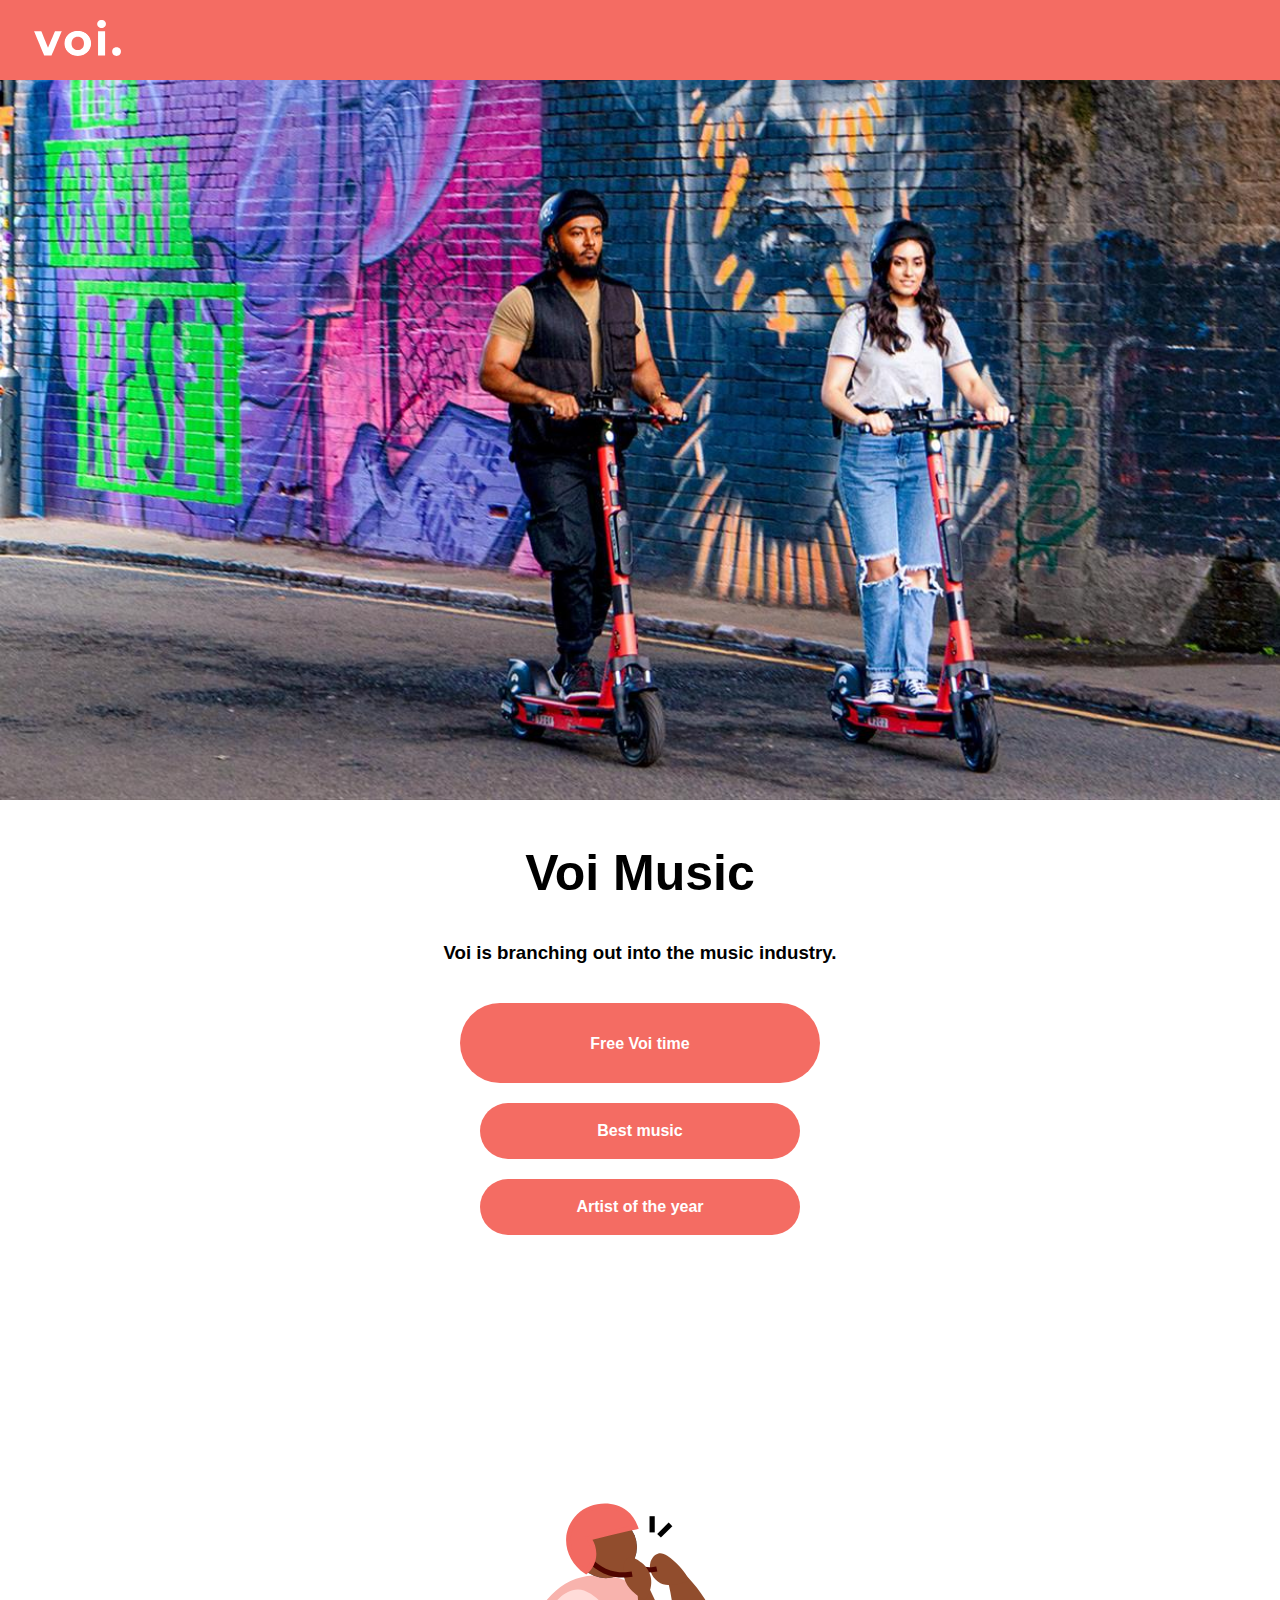
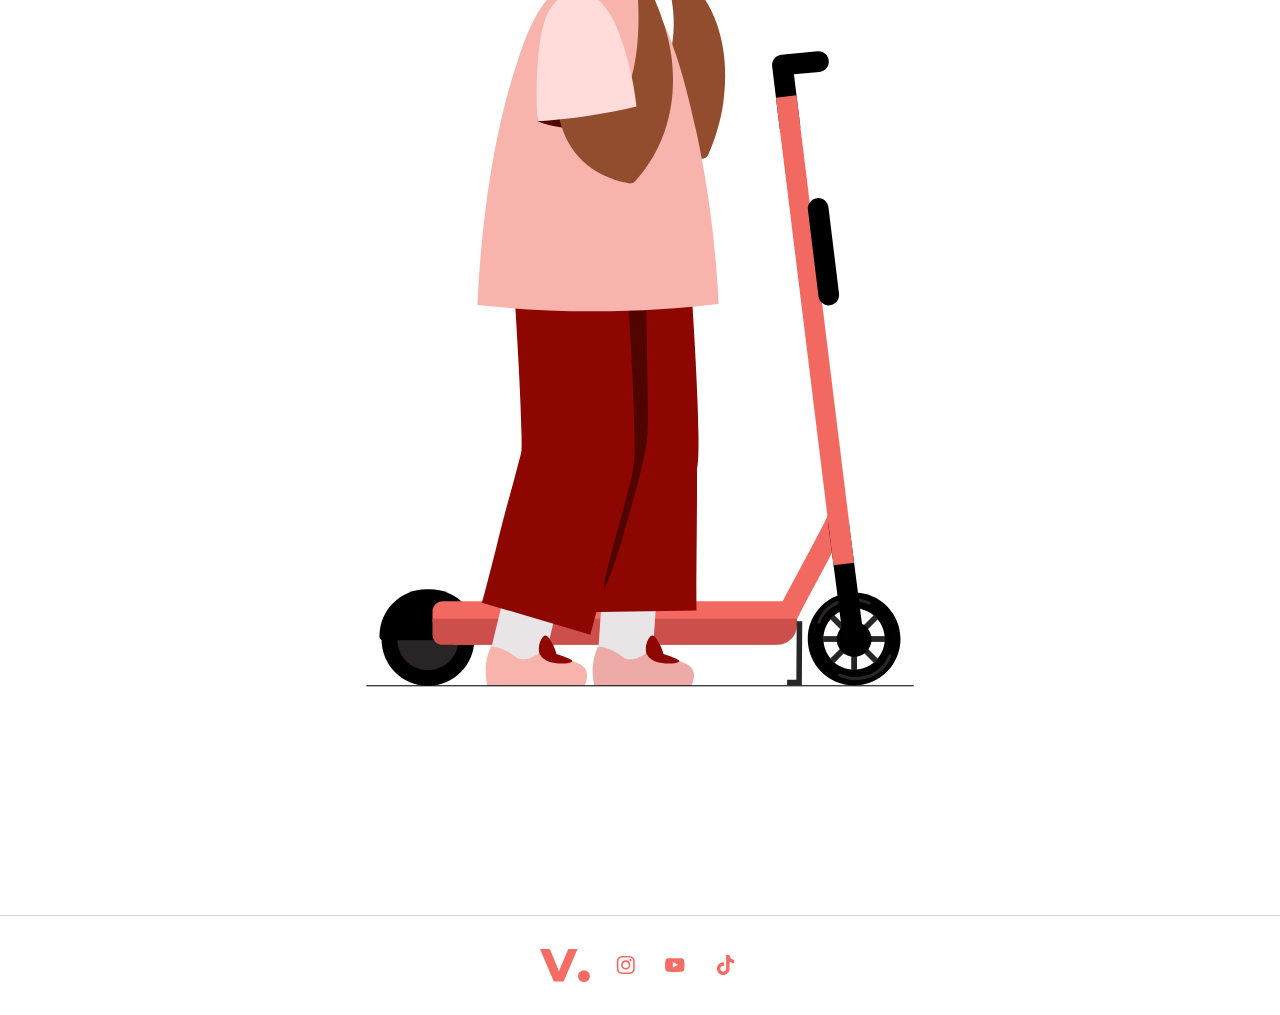
<file: index.html>
<!DOCTYPE html>
<html lang="en">
  <head>
    <meta charset="utf-8" />
    <title>Voi Bristol</title>
    <link rel="stylesheet" href="styles.css" />
    <link href="images/favicon.png" rel="shortcut icon">
    <link href="images/favicon.png" rel="apple-touch-icon-precomposed">
    <meta name="viewport" content="width=device-width, initial-scale=1.0" />
  </head>
  <body>
    <nav>
      <div class="flex flex-center space-between">
        <div class="logo-container">
          <a class="logo-link" href="/">
            <img class="logo" alt="logo" src="images/logo.svg" />
          </a>
        </div>
      </div>
    </nav>
    <div class="spacer"></div>
    <img src="images/voi-colours.jpg" alt="header" class="header-image">
    <div class="content">
      <h2 class="header-title">Voi Music</h2>
      <h3 class="subtitle">
        Voi is branching out into the music industry.
      </h3>
      <button id="free-time-button">Free Voi time</button>
      <div id="popup" class="popup-container">
        <div class="popup">
          <p class="bold first">Get free Voi time by interacting with our content below</p>
          <p class="bold">Follow on Spotify</p>
          <p class="normal">40 minutes free</p>
          <p class="bold">Add to playlist</p>
          <p class="normal">30 minutes free</p>
          <p class="bold">Like a song</p>
          <p class="normal">15 minutes free</p>
          <p class="final">Interacting with our content through these links will automatically register your free time through the Voi app for your next ride. This can take up to 24 hours.</p>
        </div>
      </div>
      <a href="https://open.spotify.com/track/3ZVztwpM706kLZedWnjale?si=LlTqJYkERvawqjD_OycFPQ">
        Best music
      </a>
      <a href="https://www.instagram.com/p/CnZw3lYtXbr">Artist of the year</a>
      <img src="images/scooter_clip_art.svg" alt="scooter">
    </div>
    <div class="footer">
      <img src="images/footer/logo-small-red.svg" class="footer-logo">
      <a href="https://www.instagram.com/_diebroke/">
        <img src="images/footer/insta.svg">
      </a>
      <a href="https://www.youtube.com/@diebroke">
        <img src="images/footer/youtube.svg">
      </a>
      <a href="https://www.tiktok.com/@__diebroke">
        <img src="images/footer/tiktok.svg">
      </a>
    </div>
    <script src="scripts.js"></script>
  </body>
</html>
</file>
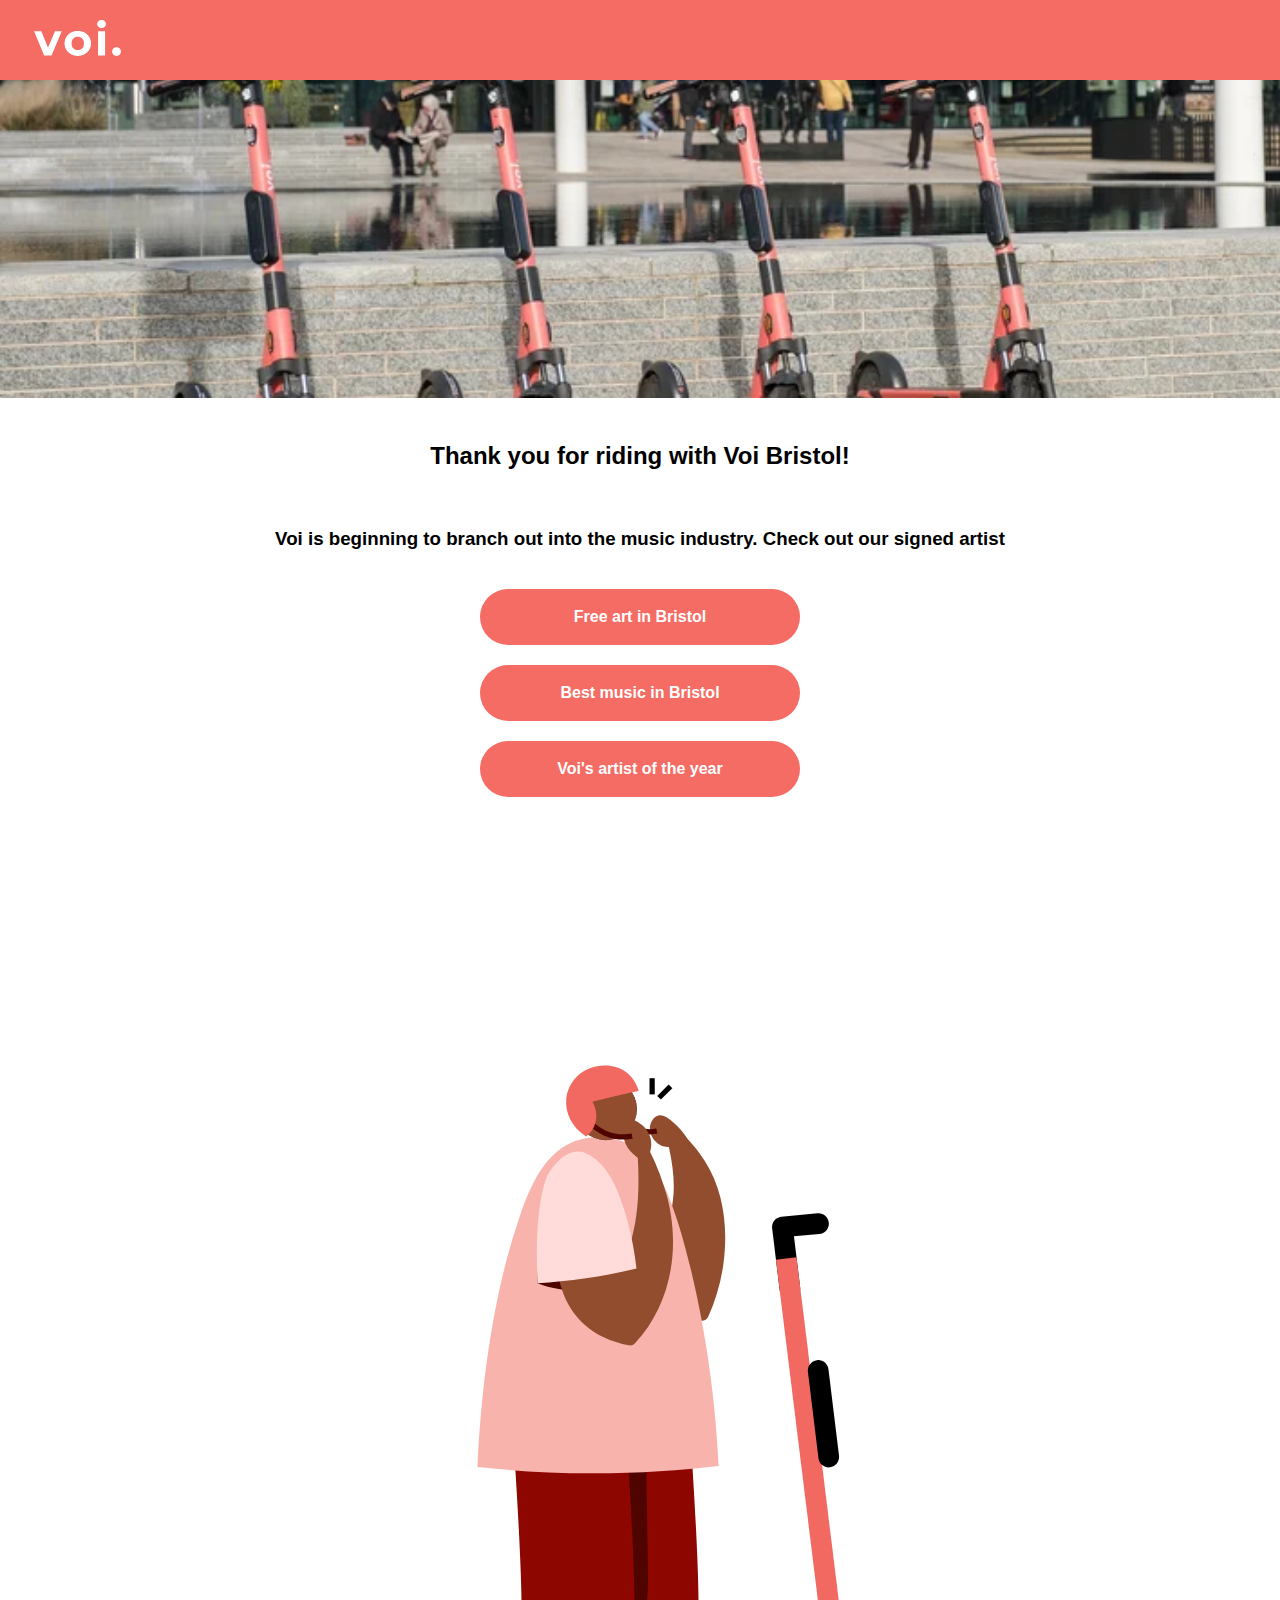
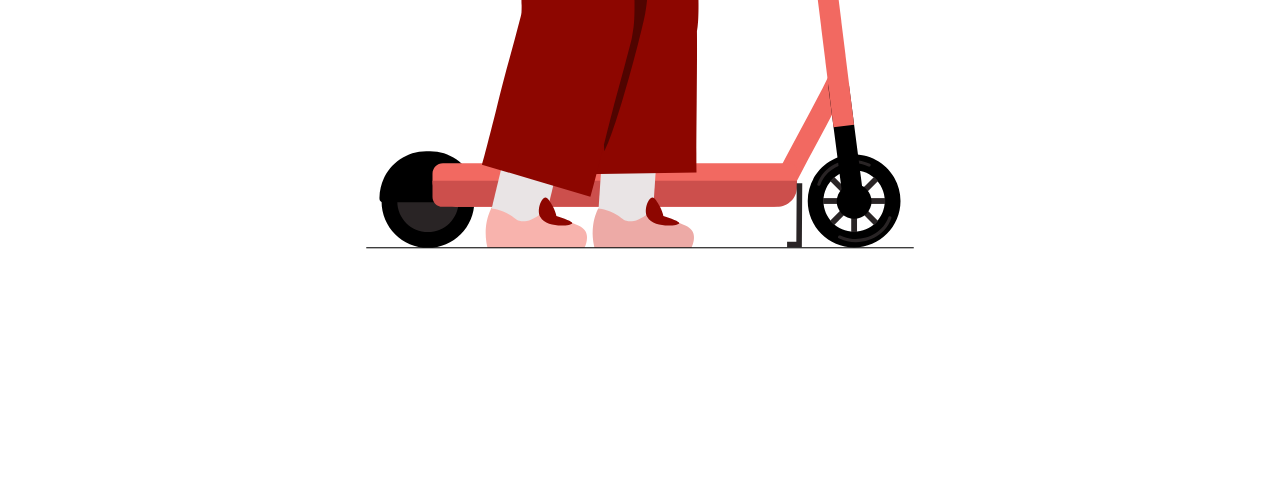
<file: voi-bristol.html>
<!DOCTYPE html>
<html lang="en">
  <head>
    <meta charset="utf-8" />
    <title>Voi Bristol</title>
    <link rel="stylesheet" href="styles.css" />
    <meta name="viewport" content="width=device-width, initial-scale=1.0" />
  </head>
  <body>
    <nav>
      <div class="flex flex-center space-between">
        <div class="logo-container">
          <a class="logo-link" href="/">
            <img class="logo" alt="logo" src="images/logo.svg" />
          </a>
        </div>
      </div>
    </nav>
    <img src="images/scooter_header_image.webp" alt="header" class="header-image">
    <div class="content">
      <h2>Thank you for riding with Voi Bristol!</h2>
      <h3>
        Voi is beginning to branch out into the music industry. Check out our signed artist
      </h3>
      <a href="https://www.instagram.com/p/CnZw3lYtXbr/?igshid=YmMyMTA2M2Y=">Free art in Bristol</a>
      <a href="https://open.spotify.com/track/3ZVztwpM706kLZedWnjale?si=LlTqJYkERvawqjD_OycFPQ">Best music in Bristol</a>
      <a href="https://youtu.be/6_OHoNCnQxI">Voi's artist of the year</a>
      <img src="images/scooter_clip_art.svg" alt="scooter">
    </div>
  </body>
</html>
</file>
<file: styles.css>
* {
  box-sizing: border-box;
  font-family: Sora, sans-serif;
}

body {
  margin: 0;
}

nav {
  background-color: #f46c63;
  padding: 20px 34px;
  position: fixed;
  width: 100%;
}

.logo {
  height: 36px;
}

.logo-container {
  height: 40px;
}

.spacer {
  height: 50px;
}

.header-image {
  width: 100%;
}

.content {
  padding: 20px;
  display: flex;
  flex-direction: column;
  align-items: center;
  gap: 20px;
}

h1,
h2,
h3,
h4,
h5,
h6,
p {
  text-align: center;
}

.header-title {
  font-size: 50px;
  margin: 20px 0;
}

.subtitle {
  margin-top: 0;
}

.content a,
button {
  height: 56px;
  line-height: 56px;
  text-align: center;
  border-radius: 28px;
  width: 320px;
  background-color: #f46c63;
  border: none;
  font-size: 16px;
  font-weight: 600;
  text-decoration: none;
  color: white;
}

#free-time-button {
  width: 360px;
  height: 80px;
  line-height: 80px;
  border-radius: 40px;
}

.popup-container {
  height: 0;
  transition: height 0.25s;
  overflow: hidden;
  margin-top: -20px
}

.popup-container.show {
  height: 400px;
}

.popup {
  margin-top: 20px;
  padding: 20px;
  width: 320px;
  border: 10px solid #f46c63;
  border-radius: 50px;
  height: 380px;
  display: flex;
  flex-direction: column;
  justify-content: center;
  background-color: #eee;
}

.popup p {
  margin: 0;
}

.popup .bold {
  font-weight: bold;
  margin-top: 20px;
}

.popup .bold.first {
  margin-top: 0;
}

.popup .normal {
  font-weight: normal;
}

.popup .final {
  margin-top: 20px;
}

.footer {
  display: flex;
  justify-content: center;
  align-items: center;
  gap: 20px;
  height: 100px;
  border-top: 1px solid lightgray;
}

.footer-logo {
  width: 50px;
}

.footer a {
  width: 30px;
  height: 30px;
  display: flex;
  justify-content: center;
  align-items: center;
}
</file>
